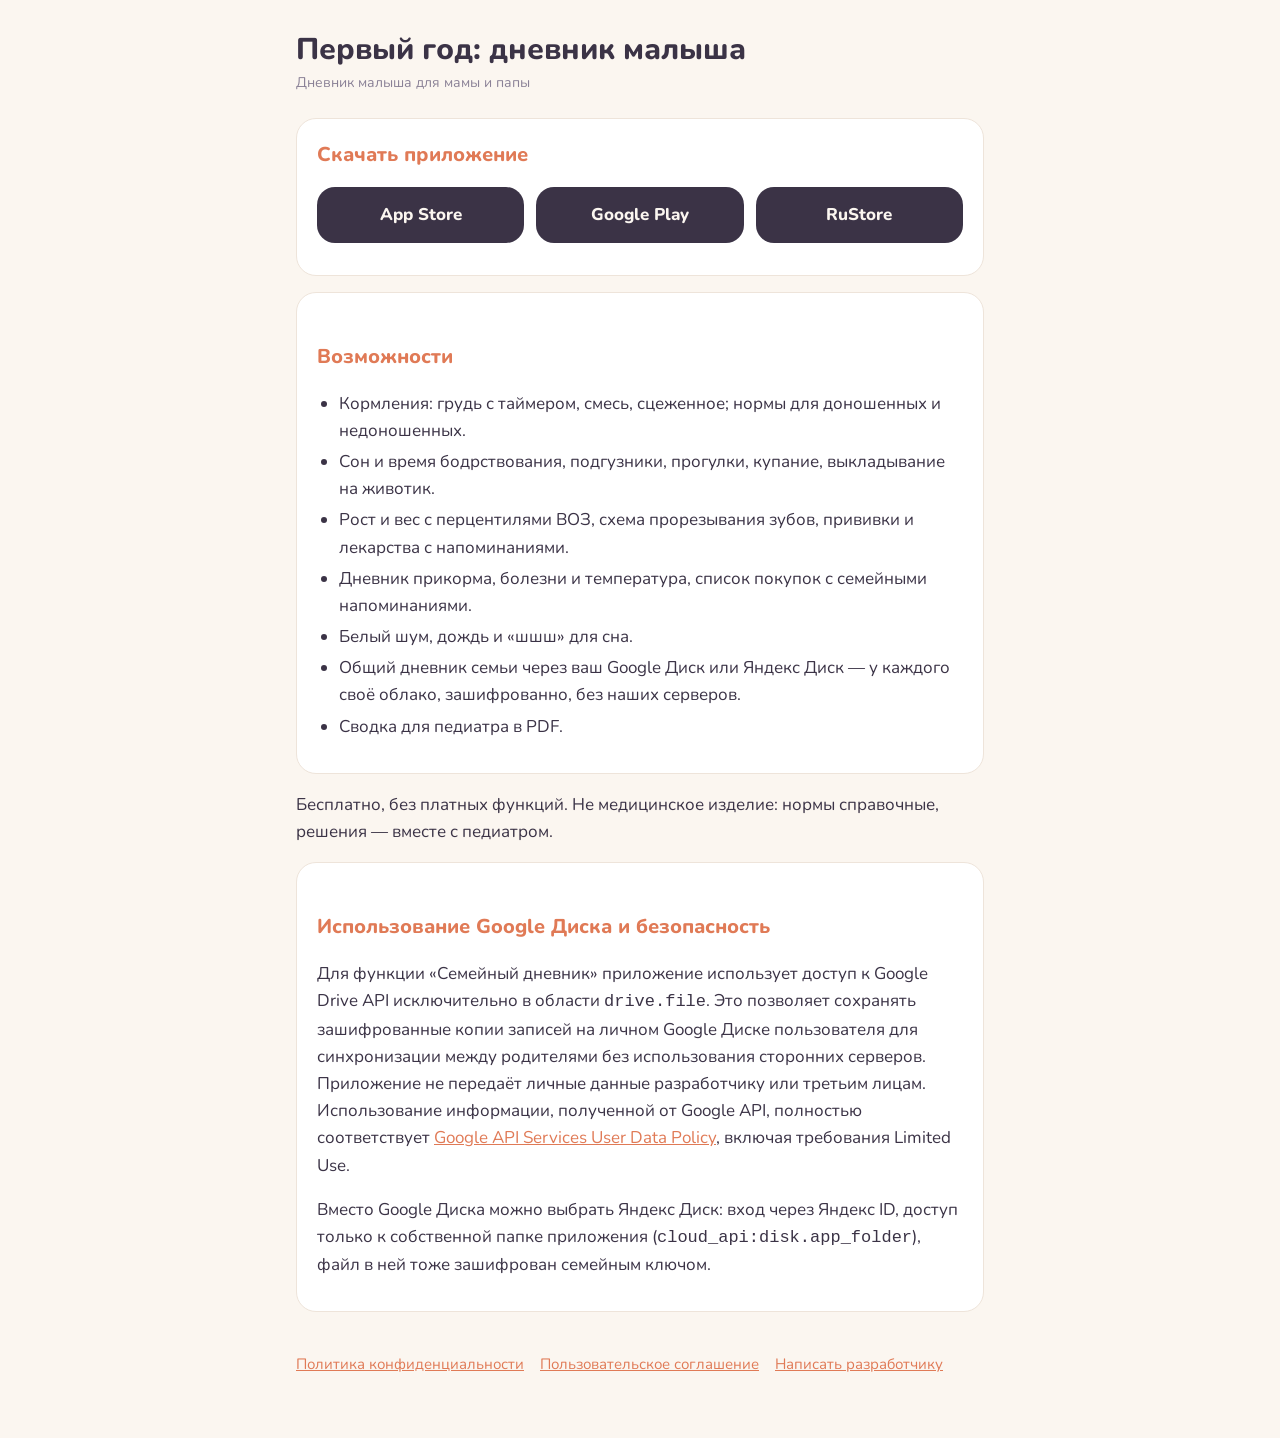
<file: index.html>
<!doctype html>
<html lang="ru">
<head>
<meta charset="utf-8">
<meta name="viewport" content="width=device-width, initial-scale=1">
<title>Первый год: дневник малыша — официальный сайт</title>
<meta name="description" content="Кормления, сон, подгузники и рост малыша. Общий дневник для мамы и папы без регистрации и серверов.">
<meta name="google-site-verification" content="vR8bD6rFGTOWXB5edoFvq4CKk7wawj47dbbazmVTZXE" />
<link rel="preconnect" href="https://fonts.googleapis.com">
<link href="https://fonts.googleapis.com/css2?family=Nunito:wght@400;700;800&display=swap" rel="stylesheet">
<link rel="stylesheet" href="style.css">
</head>
<body>
<main>
<h1>Первый год: дневник малыша</h1>
<p class="date">Дневник малыша для мамы и папы</p>

<div class="card">
<h2 style="margin-top: 4px;">Скачать приложение</h2>
<div class="btn-group">
<a class="btn primary" href="https://apps.apple.com/app/id6823520055">App Store</a>
<a class="btn primary" href="https://play.google.com/store/apps/details?id=ru.perviigod.pervii_god">Google Play</a>
<a class="btn primary" href="https://www.rustore.ru/catalog/app/ru.perviigod.pervii_god">RuStore</a>
</div>
</div>

<div class="card">
<h2>Возможности</h2>
<ul>
<li>Кормления: грудь с таймером, смесь, сцеженное; нормы для доношенных
и недоношенных.</li>
<li>Сон и время бодрствования, подгузники, прогулки, купание, выкладывание
на животик.</li>
<li>Рост и вес с перцентилями ВОЗ, схема прорезывания зубов, прививки и лекарства с напоминаниями.</li>
<li>Дневник прикорма, болезни и температура, список покупок с семейными напоминаниями.</li>
<li>Белый шум, дождь и «шшш» для сна.</li>
<li>Общий дневник семьи через ваш Google Диск или Яндекс Диск — у каждого
своё облако, зашифрованно, без наших серверов.</li>
<li>Сводка для педиатра в PDF.</li>
</ul>
</div>

<p>Бесплатно, без платных функций. Не медицинское изделие: нормы
справочные, решения — вместе с педиатром.</p>

<div class="card">
<h2>Использование Google Диска и безопасность</h2>
<p>Для функции «Семейный дневник» приложение использует доступ к Google Drive API исключительно в области <code>drive.file</code>. Это позволяет сохранять зашифрованные копии записей на личном Google Диске пользователя для синхронизации между родителями без использования сторонних серверов. Приложение не передаёт личные данные разработчику или третьим лицам. Использование информации, полученной от Google API, полностью соответствует <a href="https://developers.google.com/terms/api-services-user-data-policy" target="_blank" rel="noopener">Google API Services User Data Policy</a>, включая требования Limited Use.</p>
<p>Вместо Google Диска можно выбрать Яндекс Диск: вход через Яндекс ID,
доступ только к собственной папке приложения (<code>cloud_api:disk.app_folder</code>),
файл в ней тоже зашифрован семейным ключом.</p>
</div>

<nav>
<a href="privacy.html">Политика конфиденциальности</a>
<a href="terms.html">Пользовательское соглашение</a>
<a href="mailto:fadupishme@yandex.ru">Написать разработчику</a>
</nav>
</main>
</body>
</html>
</file>
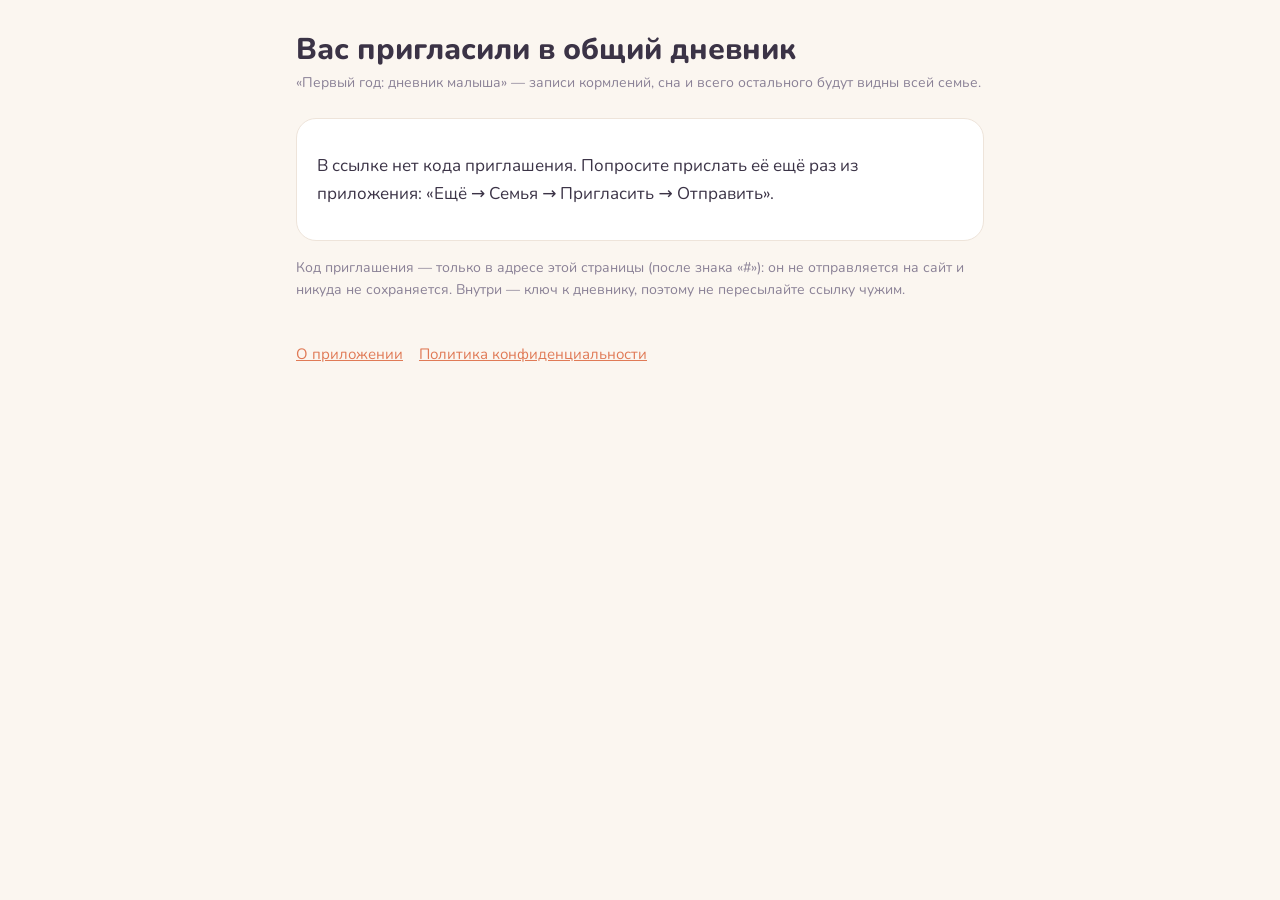
<file: join.html>
<!doctype html>
<html lang="ru">
<head>
<meta charset="utf-8">
<meta name="viewport" content="width=device-width, initial-scale=1">
<meta name="robots" content="noindex">
<title>Приглашение в общий дневник — Первый год</title>
<link rel="preconnect" href="https://fonts.googleapis.com">
<link href="https://fonts.googleapis.com/css2?family=Nunito:wght@400;700;800&display=swap" rel="stylesheet">
<link rel="stylesheet" href="style.css">
<style>
  .btn {
    display: block; width: 100%; box-sizing: border-box; text-align: center;
    padding: 16px; border-radius: 18px; font: inherit; font-weight: 800;
    text-decoration: none; border: 0; cursor: pointer; margin: 10px 0;
  }
  .primary { background: var(--ink); color: var(--bg); }
  .secondary { background: var(--card); color: var(--ink); border: 1px solid var(--line); }
  ol li { margin: 8px 0; }
  #done { color: var(--accent); font-weight: 700; min-height: 1.6em; }
</style>
</head>
<body>
<main>
<h1>Вас пригласили в общий дневник</h1>
<p class="date">«Первый год: дневник малыша» — записи кормлений, сна и всего остального будут видны всей семье.</p>

<div class="card" id="has-code">
<ol>
<li>Установите приложение «Первый год» (если его ещё нет).</li>
<li>Вернитесь к сообщению и снова нажмите на ссылку — приложение откроется
и предложит присоединиться.</li>
<li>Если не открылось само: скопируйте код, в приложении откройте
«Ещё → Семья → Присоединиться → Вставить код».</li>
</ol>
<a class="btn primary" href="https://apps.apple.com/app/id6823520055">Установить из App Store</a>
<a class="btn primary" href="https://play.google.com/store/apps/details?id=ru.perviigod.pervii_god">Установить из Google Play</a>
<a class="btn primary" href="https://www.rustore.ru/catalog/app/ru.perviigod.pervii_god">Установить из RuStore</a>
<button class="btn secondary" id="copy">Скопировать код</button>
<p id="done"></p>
</div>

<div class="card" id="no-code" hidden>
<p>В ссылке нет кода приглашения. Попросите прислать её ещё раз из
приложения: «Ещё → Семья → Пригласить → Отправить».</p>
</div>

<p style="font-size:14px;color:var(--muted)">Код приглашения — только в адресе
этой страницы (после знака «#»): он не отправляется на сайт и никуда не
сохраняется. Внутри — ключ к дневнику, поэтому не пересылайте ссылку чужим.</p>

<nav><a href="index.html">О приложении</a><a href="privacy.html">Политика конфиденциальности</a></nav>
</main>
<script>
  var code = decodeURIComponent(location.hash.slice(1));
  if (!/^PG1[IR]:/.test(code)) {
    document.getElementById('has-code').hidden = true;
    document.getElementById('no-code').hidden = false;
  }
  document.getElementById('copy').onclick = function () {
    var done = document.getElementById('done');
    var ok = function () { done.textContent = 'Код скопирован — вставьте его в приложении.'; };
    if (navigator.clipboard) {
      navigator.clipboard.writeText(code).then(ok, function () { prompt('Скопируйте код:', code); });
    } else {
      prompt('Скопируйте код:', code);
    }
  };
</script>
</body>
</html>
</file>
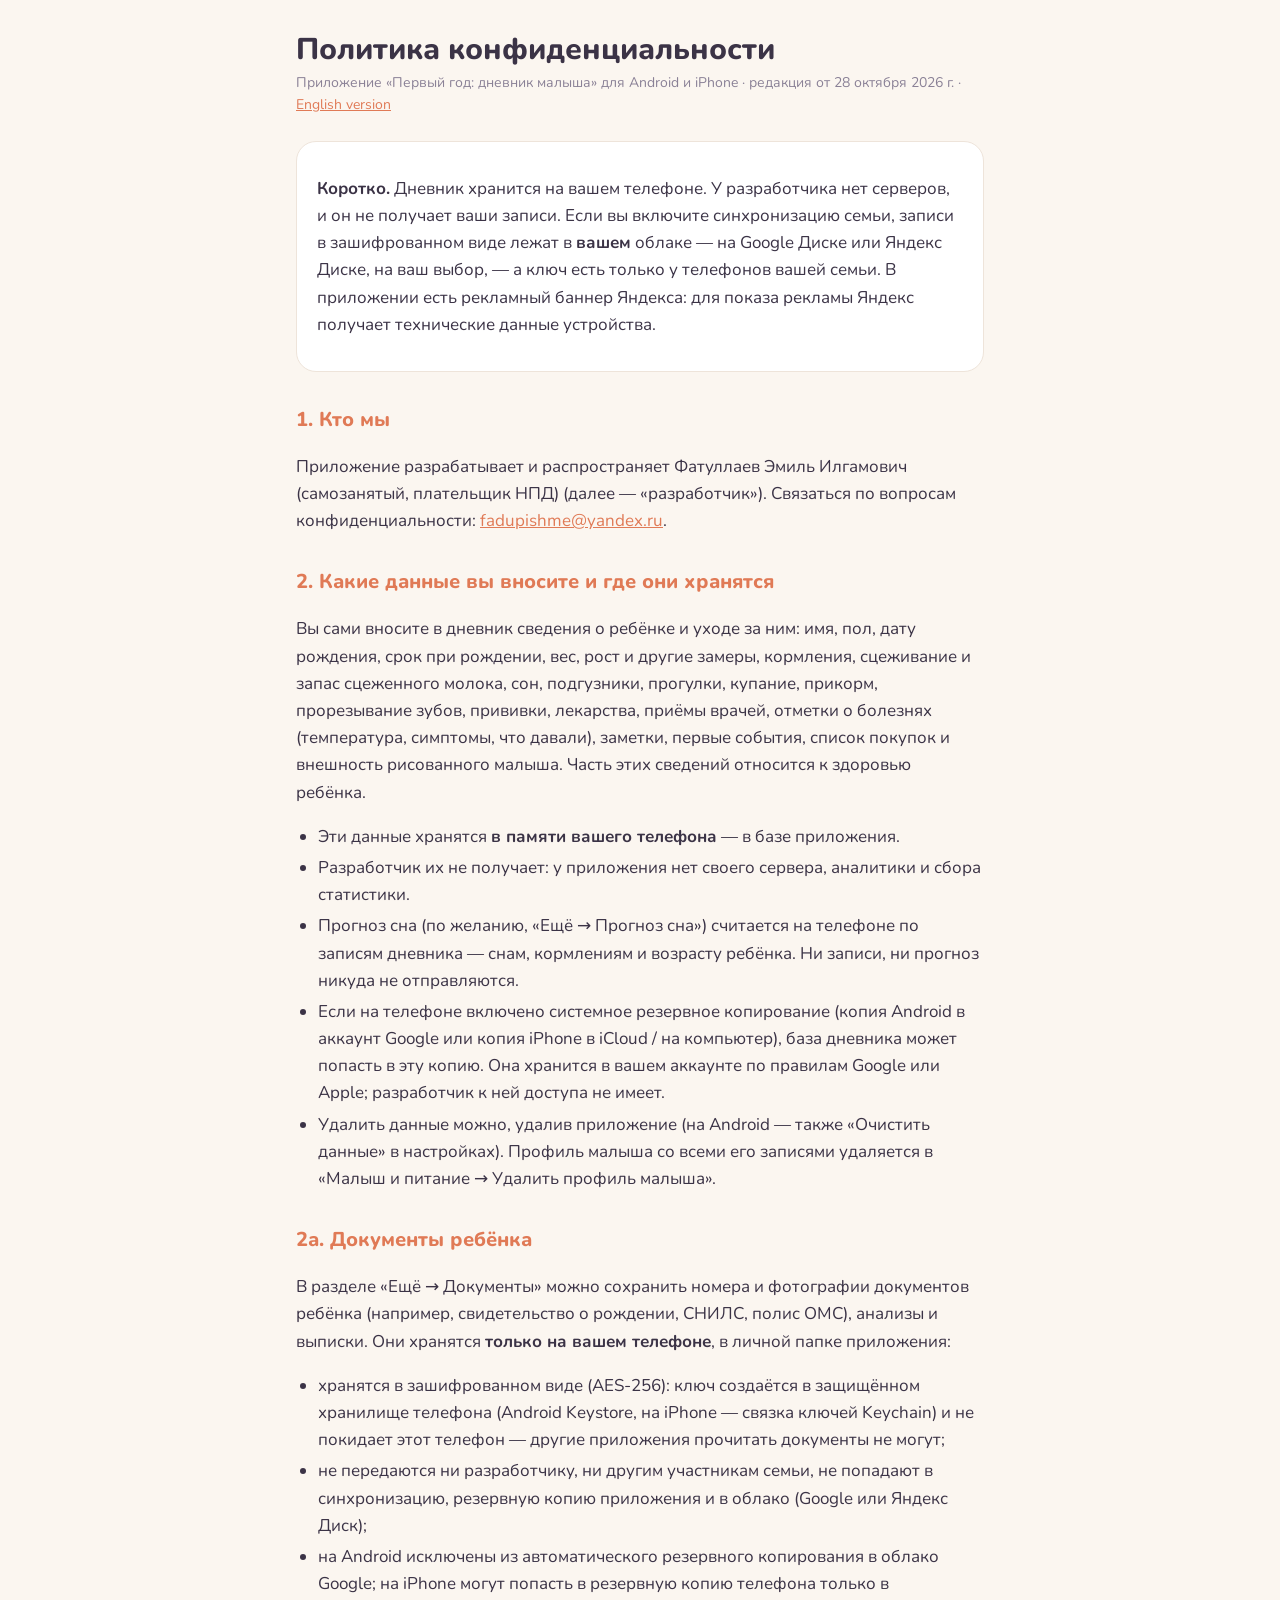
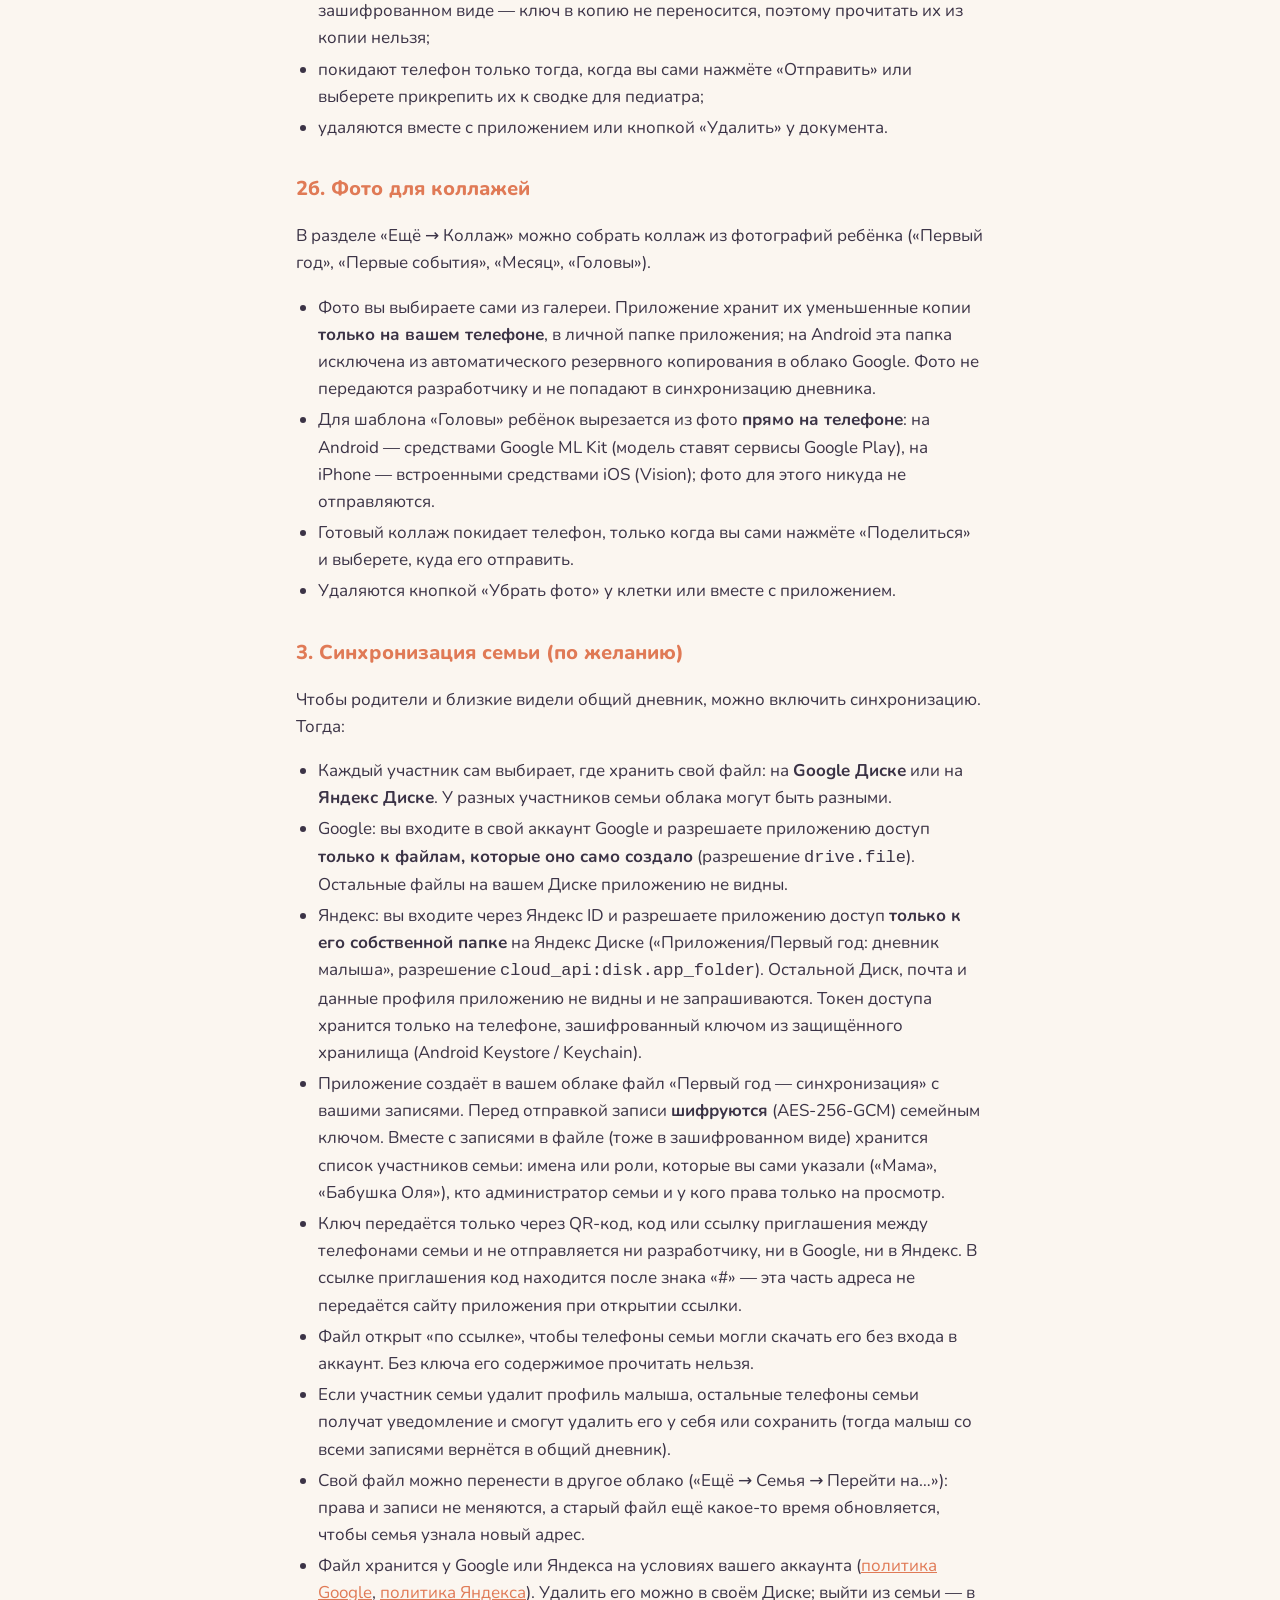
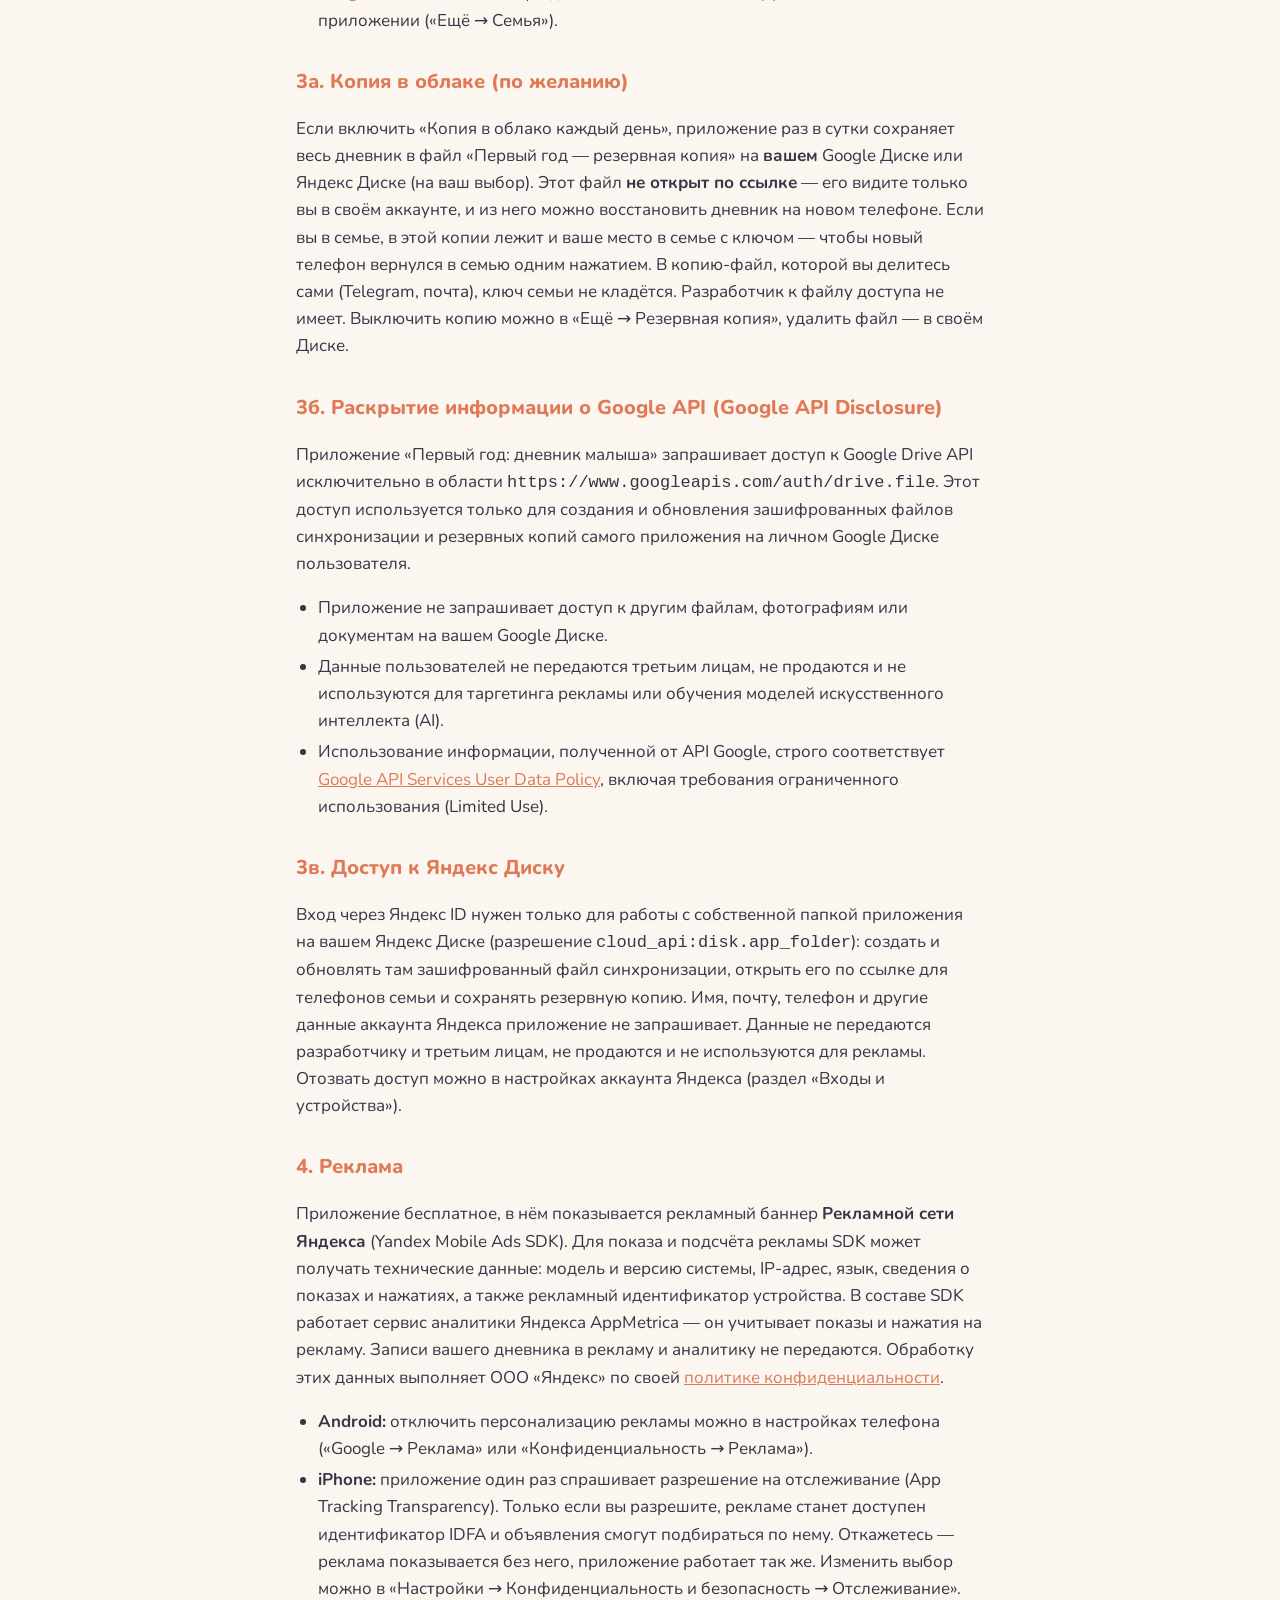
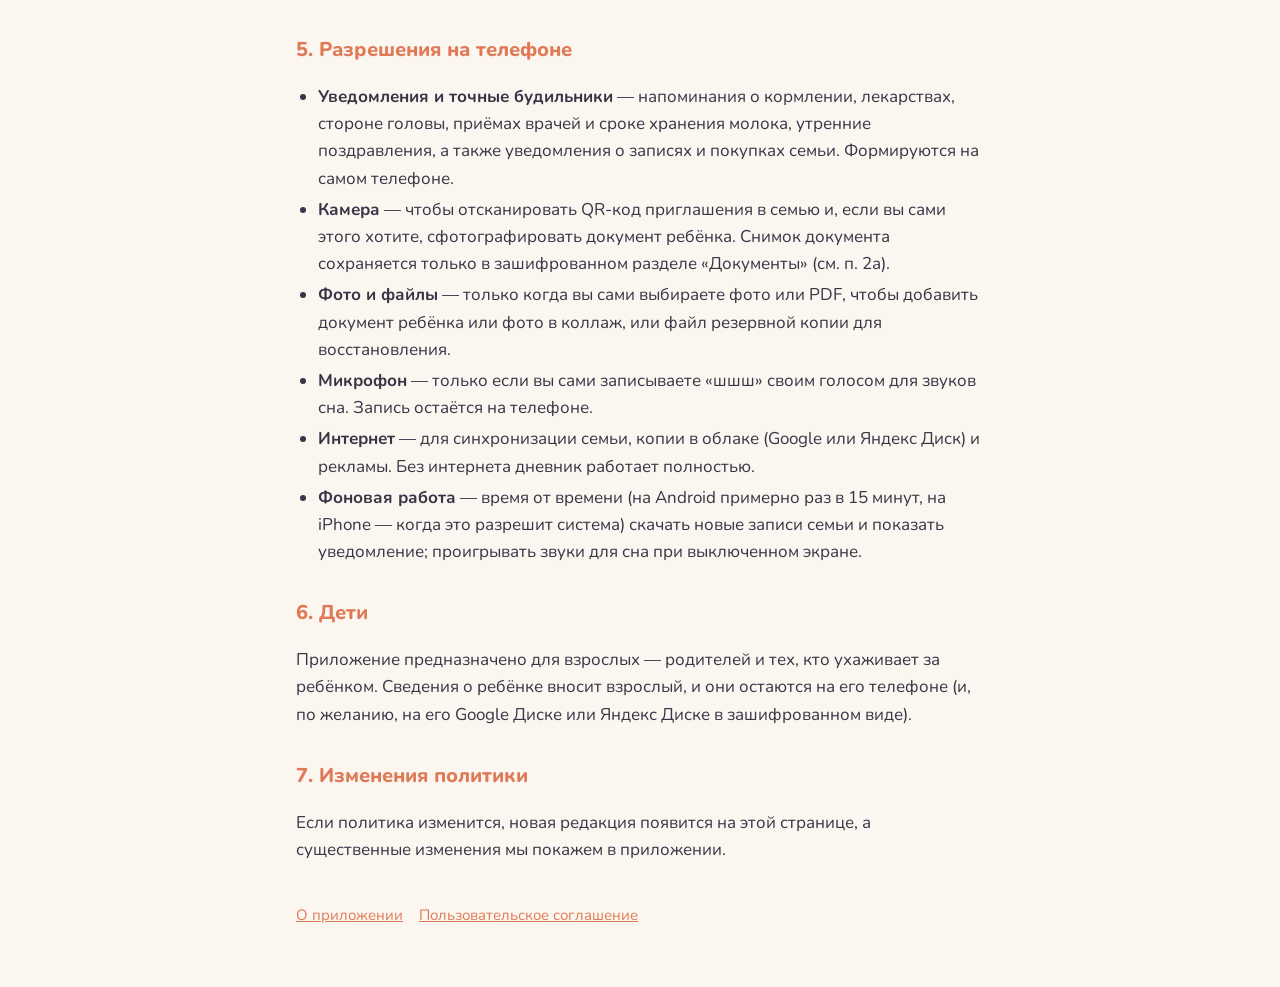
<file: privacy.html>
<!doctype html>
<html lang="ru">
<head>
<meta charset="utf-8">
<meta name="viewport" content="width=device-width, initial-scale=1">
<title>Политика конфиденциальности — Первый год: дневник малыша</title>
<link rel="preconnect" href="https://fonts.googleapis.com">
<link href="https://fonts.googleapis.com/css2?family=Nunito:wght@400;700;800&display=swap" rel="stylesheet">
<link rel="stylesheet" href="style.css">
</head>
<body>
<main>
<h1>Политика конфиденциальности</h1>
<p class="date">Приложение «Первый год: дневник малыша» для Android и iPhone · редакция от 28 октября 2026 г. · <a href="privacy_en.html">English version</a></p>

<div class="card">
<p><b>Коротко.</b> Дневник хранится на вашем телефоне. У разработчика нет серверов,
и он не получает ваши записи. Если вы включите синхронизацию семьи, записи
в зашифрованном виде лежат в <b>вашем</b> облаке — на Google Диске или
Яндекс Диске, на ваш выбор, — а ключ есть только у телефонов вашей семьи. В приложении есть рекламный баннер Яндекса: для
показа рекламы Яндекс получает технические данные устройства.</p>
</div>

<h2>1. Кто мы</h2>
<p>Приложение разрабатывает и распространяет Фатуллаев Эмиль Илгамович (самозанятый, плательщик НПД) (далее — «разработчик»).
Связаться по вопросам конфиденциальности: <a href="mailto:fadupishme@yandex.ru">fadupishme@yandex.ru</a>.</p>

<h2>2. Какие данные вы вносите и где они хранятся</h2>
<p>Вы сами вносите в дневник сведения о ребёнке и уходе за ним: имя, пол, дату
рождения, срок при рождении, вес, рост и другие замеры, кормления, сцеживание
и запас сцеженного молока, сон, подгузники, прогулки, купание, прикорм,
прорезывание зубов, прививки, лекарства, приёмы врачей, отметки о болезнях
(температура, симптомы, что давали), заметки, первые события, список покупок
и внешность рисованного малыша. Часть этих сведений относится к здоровью
ребёнка.</p>
<ul>
<li>Эти данные хранятся <b>в памяти вашего телефона</b> — в базе
приложения.</li>
<li>Разработчик их не получает: у приложения нет своего сервера, аналитики
и сбора статистики.</li>
<li>Прогноз сна (по желанию, «Ещё → Прогноз сна») считается на телефоне по
записям дневника — снам, кормлениям и возрасту ребёнка. Ни записи, ни
прогноз никуда не отправляются.</li>
<li>Если на телефоне включено системное резервное копирование (копия Android
в аккаунт Google или копия iPhone в iCloud / на компьютер), база дневника
может попасть в эту копию. Она хранится в вашем аккаунте по правилам Google
или Apple; разработчик к ней доступа не имеет.</li>
<li>Удалить данные можно, удалив приложение (на Android — также «Очистить
данные» в настройках). Профиль малыша со всеми его записями удаляется в
«Малыш и питание → Удалить профиль малыша».</li>
</ul>

<h2>2а. Документы ребёнка</h2>
<p>В разделе «Ещё → Документы» можно сохранить номера и фотографии
документов ребёнка (например, свидетельство о рождении, СНИЛС, полис ОМС),
анализы и выписки. Они хранятся <b>только на вашем телефоне</b>, в личной
папке приложения:</p>
<ul>
<li>хранятся в зашифрованном виде (AES-256): ключ создаётся в защищённом
хранилище телефона (Android Keystore, на iPhone — связка ключей Keychain)
и не покидает этот телефон — другие приложения прочитать документы не
могут;</li>
<li>не передаются ни разработчику, ни другим участникам семьи, не попадают
в синхронизацию, резервную копию приложения и в облако (Google или Яндекс Диск);</li>
<li>на Android исключены из автоматического резервного копирования в облако
Google; на iPhone могут попасть в резервную копию телефона только
в зашифрованном виде — ключ в копию не переносится, поэтому прочитать их
из копии нельзя;</li>
<li>покидают телефон только тогда, когда вы сами нажмёте «Отправить» или выберете прикрепить их к сводке для педиатра;</li>
<li>удаляются вместе с приложением или кнопкой «Удалить» у документа.</li>
</ul>

<h2>2б. Фото для коллажей</h2>
<p>В разделе «Ещё → Коллаж» можно собрать коллаж из фотографий ребёнка
(«Первый год», «Первые события», «Месяц», «Головы»).</p>
<ul>
<li>Фото вы выбираете сами из галереи. Приложение хранит их уменьшенные копии
<b>только на вашем телефоне</b>, в личной папке приложения; на Android эта
папка исключена из автоматического резервного копирования в облако Google.
Фото не передаются разработчику и не попадают в синхронизацию дневника.</li>
<li>Для шаблона «Головы» ребёнок вырезается из фото <b>прямо на
телефоне</b>: на Android — средствами Google ML Kit (модель ставят сервисы
Google Play), на iPhone — встроенными средствами iOS (Vision); фото для
этого никуда не отправляются.</li>
<li>Готовый коллаж покидает телефон, только когда вы сами нажмёте
«Поделиться» и выберете, куда его отправить.</li>
<li>Удаляются кнопкой «Убрать фото» у клетки или вместе с приложением.</li>
</ul>

<h2>3. Синхронизация семьи (по желанию)</h2>
<p>Чтобы родители и близкие видели общий дневник, можно включить
синхронизацию. Тогда:</p>
<ul>
<li>Каждый участник сам выбирает, где хранить свой файл: на <b>Google Диске</b>
или на <b>Яндекс Диске</b>. У разных участников семьи облака могут быть
разными.</li>
<li>Google: вы входите в свой аккаунт Google и разрешаете приложению доступ
<b>только к файлам, которые оно само создало</b> (разрешение
<code>drive.file</code>). Остальные файлы на вашем Диске приложению не видны.</li>
<li>Яндекс: вы входите через Яндекс ID и разрешаете приложению доступ
<b>только к его собственной папке</b> на Яндекс Диске («Приложения/Первый
год: дневник малыша», разрешение <code>cloud_api:disk.app_folder</code>).
Остальной Диск, почта и данные профиля приложению не видны и не
запрашиваются. Токен доступа хранится только на телефоне, зашифрованный
ключом из защищённого хранилища (Android Keystore / Keychain).</li>
<li>Приложение создаёт в вашем облаке файл «Первый год — синхронизация»
с вашими записями. Перед отправкой записи <b>шифруются</b> (AES-256-GCM)
семейным ключом. Вместе с записями в файле (тоже в зашифрованном виде)
хранится список участников семьи: имена или роли, которые вы сами
указали («Мама», «Бабушка Оля»), кто администратор семьи и у кого права
только на просмотр.</li>
<li>Ключ передаётся только через QR-код, код или ссылку приглашения между
телефонами семьи и не отправляется ни разработчику, ни в Google, ни в Яндекс. В ссылке
приглашения код находится после знака «#» — эта часть адреса не
передаётся сайту приложения при открытии ссылки.</li>
<li>Файл открыт «по ссылке», чтобы телефоны семьи могли скачать его без
входа в аккаунт. Без ключа его содержимое прочитать нельзя.</li>
<li>Если участник семьи удалит профиль малыша, остальные телефоны семьи
получат уведомление и смогут удалить его у себя или сохранить
(тогда малыш со всеми записями вернётся в общий дневник).</li>
<li>Свой файл можно перенести в другое облако («Ещё → Семья → Перейти
на…»): права и записи не меняются, а старый файл ещё какое-то время
обновляется, чтобы семья узнала новый адрес.</li>
<li>Файл хранится у Google или Яндекса на условиях вашего аккаунта
(<a href="https://policies.google.com/privacy?hl=ru">политика Google</a>,
<a href="https://yandex.ru/legal/confidential/">политика Яндекса</a>).
Удалить его можно в своём Диске; выйти из семьи — в приложении
(«Ещё → Семья»).</li>
</ul>

<h2>3а. Копия в облаке (по желанию)</h2>
<p>Если включить «Копия в облако каждый день», приложение раз в сутки
сохраняет весь дневник в файл «Первый год — резервная копия» на
<b>вашем</b> Google Диске или Яндекс Диске (на ваш выбор). Этот файл <b>не открыт по ссылке</b> — его видите
только вы в своём аккаунте, и из него можно восстановить дневник на новом
телефоне. Если вы в семье, в этой копии лежит и ваше место в семье
с ключом — чтобы новый телефон
вернулся в семью одним нажатием. В копию-файл, которой вы делитесь сами
(Telegram, почта), ключ семьи не кладётся. Разработчик к файлу доступа не имеет. Выключить копию можно в
«Ещё → Резервная копия», удалить файл — в своём Диске.</p>

<h2>3б. Раскрытие информации о Google API (Google API Disclosure)</h2>
<p>Приложение «Первый год: дневник малыша» запрашивает доступ к Google Drive API исключительно в области <code>https://www.googleapis.com/auth/drive.file</code>. Этот доступ используется только для создания и обновления зашифрованных файлов синхронизации и резервных копий самого приложения на личном Google Диске пользователя.</p>
<ul>
<li>Приложение не запрашивает доступ к другим файлам, фотографиям или документам на вашем Google Диске.</li>
<li>Данные пользователей не передаются третьим лицам, не продаются и не используются для таргетинга рекламы или обучения моделей искусственного интеллекта (AI).</li>
<li>Использование информации, полученной от API Google, строго соответствует <a href="https://developers.google.com/terms/api-services-user-data-policy" target="_blank" rel="noopener">Google API Services User Data Policy</a>, включая требования ограниченного использования (Limited Use).</li>
</ul>

<h2>3в. Доступ к Яндекс Диску</h2>
<p>Вход через Яндекс ID нужен только для работы с собственной папкой
приложения на вашем Яндекс Диске (разрешение
<code>cloud_api:disk.app_folder</code>): создать и обновлять там
зашифрованный файл синхронизации, открыть его по ссылке для телефонов
семьи и сохранять резервную копию. Имя, почту, телефон и другие данные
аккаунта Яндекса приложение не запрашивает. Данные не передаются
разработчику и третьим лицам, не продаются и не используются для рекламы.
Отозвать доступ можно в настройках аккаунта Яндекса (раздел «Входы
и устройства»).</p>

<h2>4. Реклама</h2>
<p>Приложение бесплатное, в нём показывается рекламный баннер
<b>Рекламной сети Яндекса</b> (Yandex Mobile Ads SDK). Для показа и подсчёта
рекламы SDK может получать технические данные: модель и версию системы,
IP-адрес, язык, сведения о показах и нажатиях, а также рекламный
идентификатор устройства. В составе SDK работает сервис аналитики Яндекса
AppMetrica — он учитывает показы и нажатия на рекламу. Записи вашего дневника
в рекламу и аналитику не передаются. Обработку этих данных выполняет
ООО «Яндекс» по своей
<a href="https://yandex.ru/legal/confidential/">политике конфиденциальности</a>.</p>
<ul>
<li><b>Android:</b> отключить персонализацию рекламы можно в настройках
телефона («Google → Реклама» или «Конфиденциальность → Реклама»).</li>
<li><b>iPhone:</b> приложение один раз спрашивает разрешение на
отслеживание (App Tracking Transparency). Только если вы разрешите, рекламе
станет доступен идентификатор IDFA и объявления смогут подбираться по нему.
Откажетесь — реклама показывается без него, приложение работает так же.
Изменить выбор можно в «Настройки → Конфиденциальность и безопасность →
Отслеживание».</li>
</ul>

<h2>5. Разрешения на телефоне</h2>
<ul>
<li><b>Уведомления и точные будильники</b> — напоминания о кормлении,
лекарствах, стороне головы, приёмах врачей и сроке хранения молока,
утренние поздравления, а также уведомления о записях и покупках семьи.
Формируются на самом телефоне.</li>
<li><b>Камера</b> — чтобы отсканировать QR-код приглашения в семью и,
если вы сами этого хотите, сфотографировать документ ребёнка. Снимок
документа сохраняется только в зашифрованном разделе «Документы»
(см. п. 2а).</li>
<li><b>Фото и файлы</b> — только когда вы сами выбираете фото или PDF,
чтобы добавить документ ребёнка или фото в коллаж, или файл резервной
копии для восстановления.</li>
<li><b>Микрофон</b> — только если вы сами записываете «шшш» своим голосом для
звуков сна. Запись остаётся на телефоне.</li>
<li><b>Интернет</b> — для синхронизации семьи, копии в облаке (Google или
Яндекс Диск) и рекламы. Без интернета дневник работает полностью.</li>
<li><b>Фоновая работа</b> — время от времени (на Android примерно раз
в 15 минут, на iPhone — когда это разрешит система) скачать новые записи
семьи и показать уведомление; проигрывать звуки для сна при выключенном
экране.</li>
</ul>

<h2>6. Дети</h2>
<p>Приложение предназначено для взрослых — родителей и тех, кто ухаживает
за ребёнком. Сведения о ребёнке вносит взрослый, и они остаются на его
телефоне (и, по желанию, на его Google Диске или Яндекс Диске
в зашифрованном виде).</p>

<h2>7. Изменения политики</h2>
<p>Если политика изменится, новая редакция появится на этой странице,
а существенные изменения мы покажем в приложении.</p>

<nav><a href="index.html">О приложении</a><a href="terms.html">Пользовательское соглашение</a></nav>
</main>
</body>
</html>
</file>
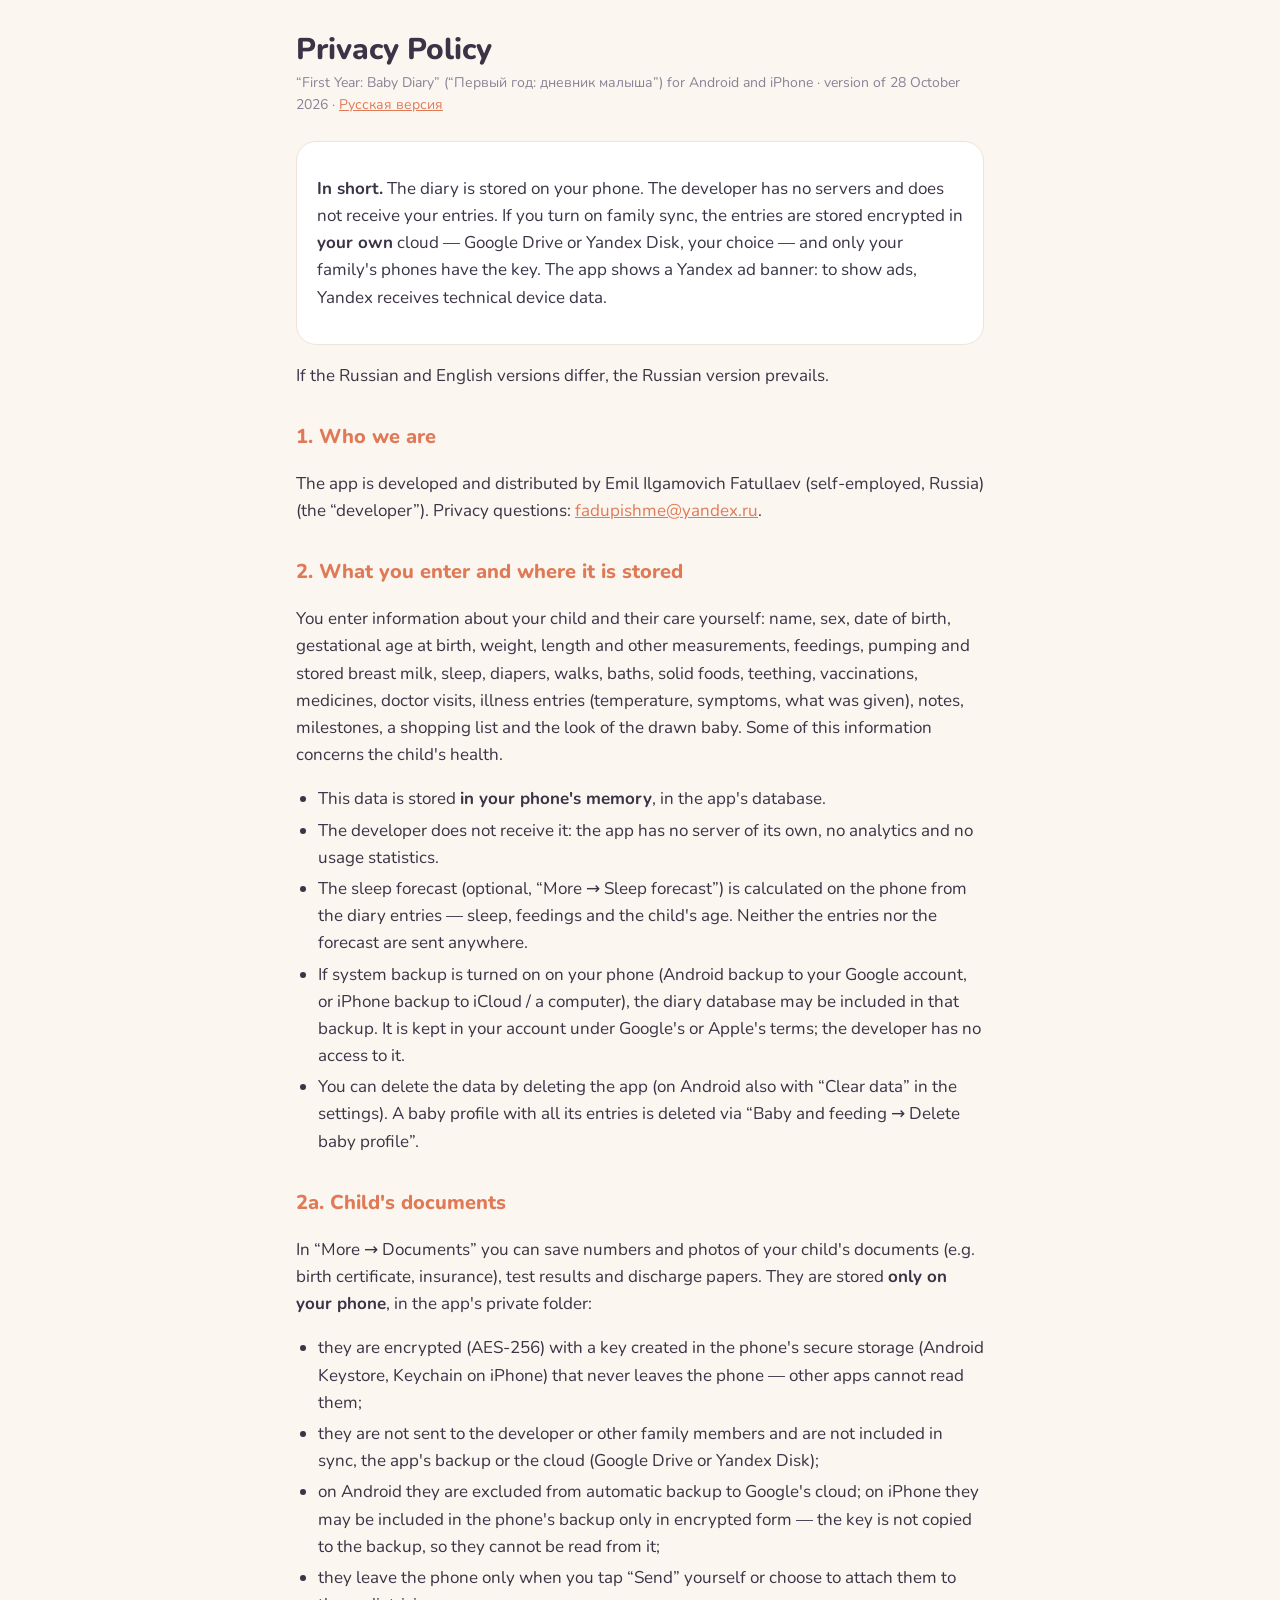
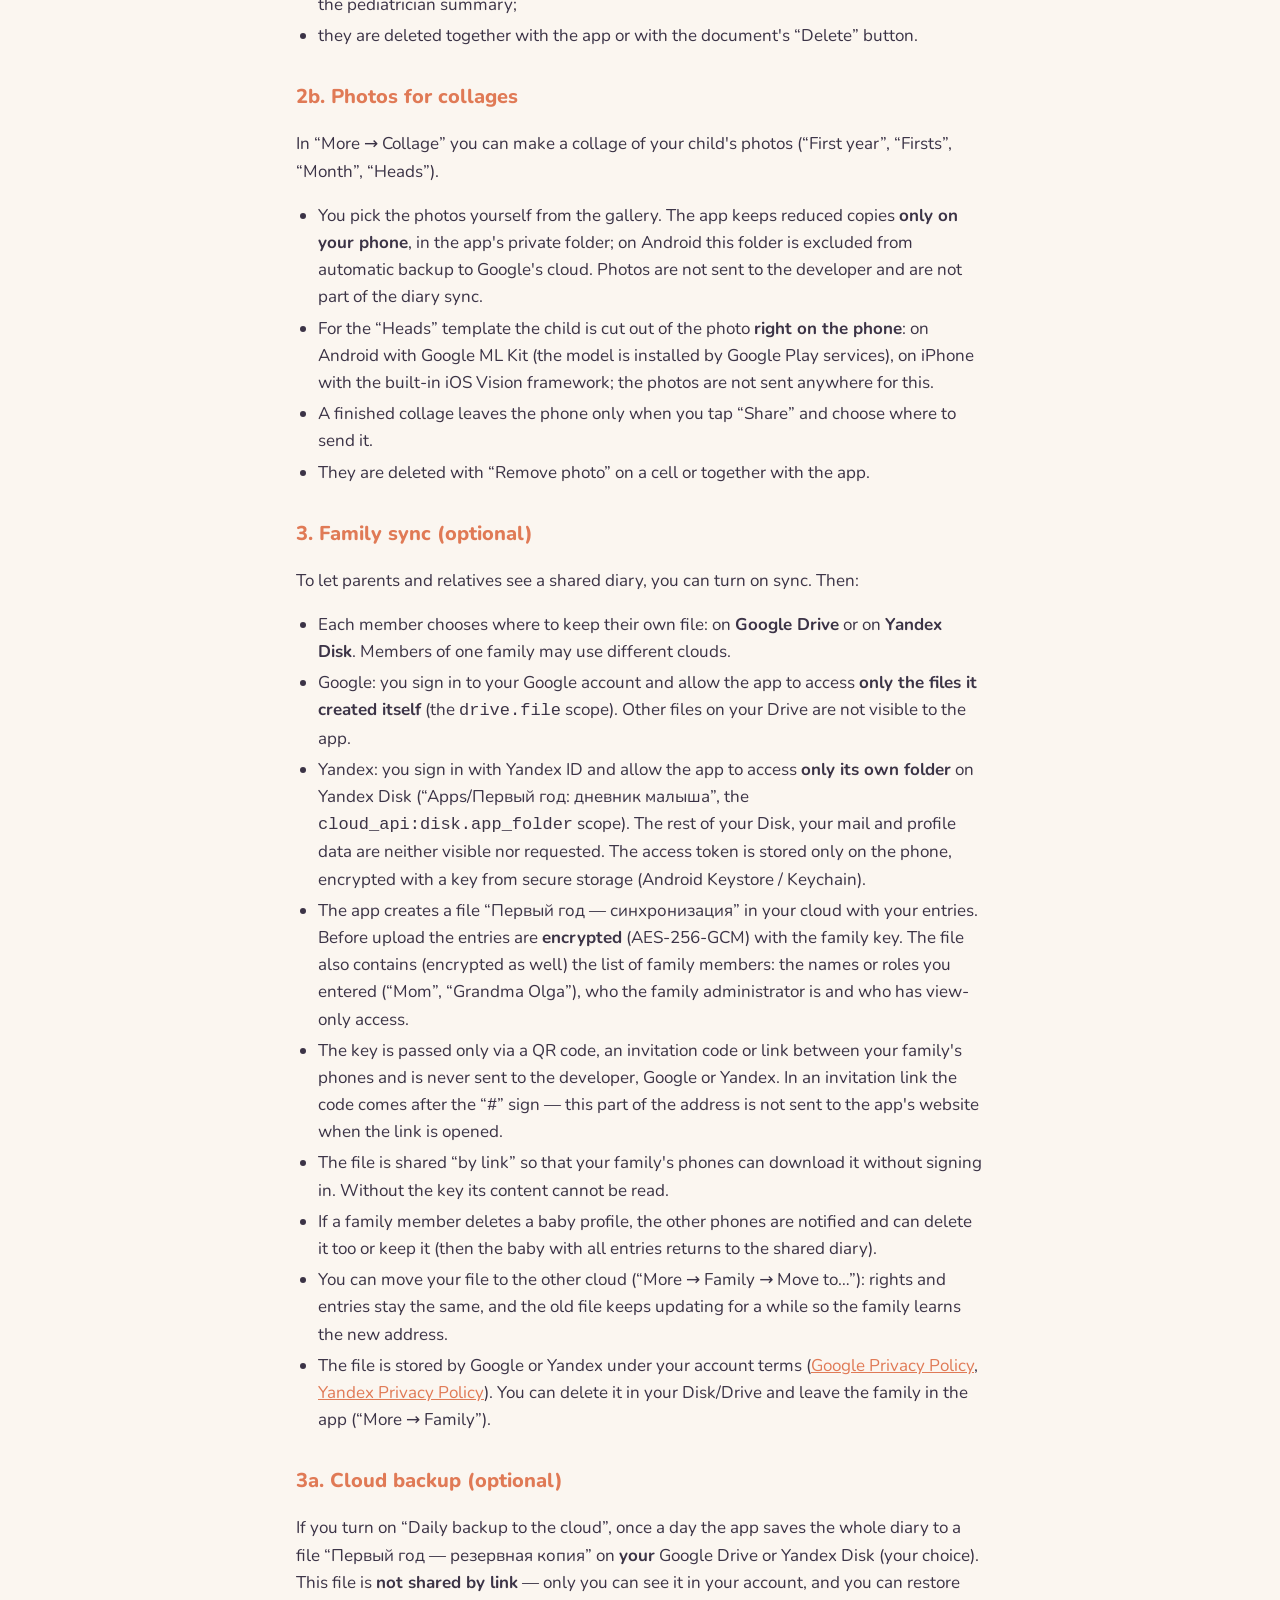
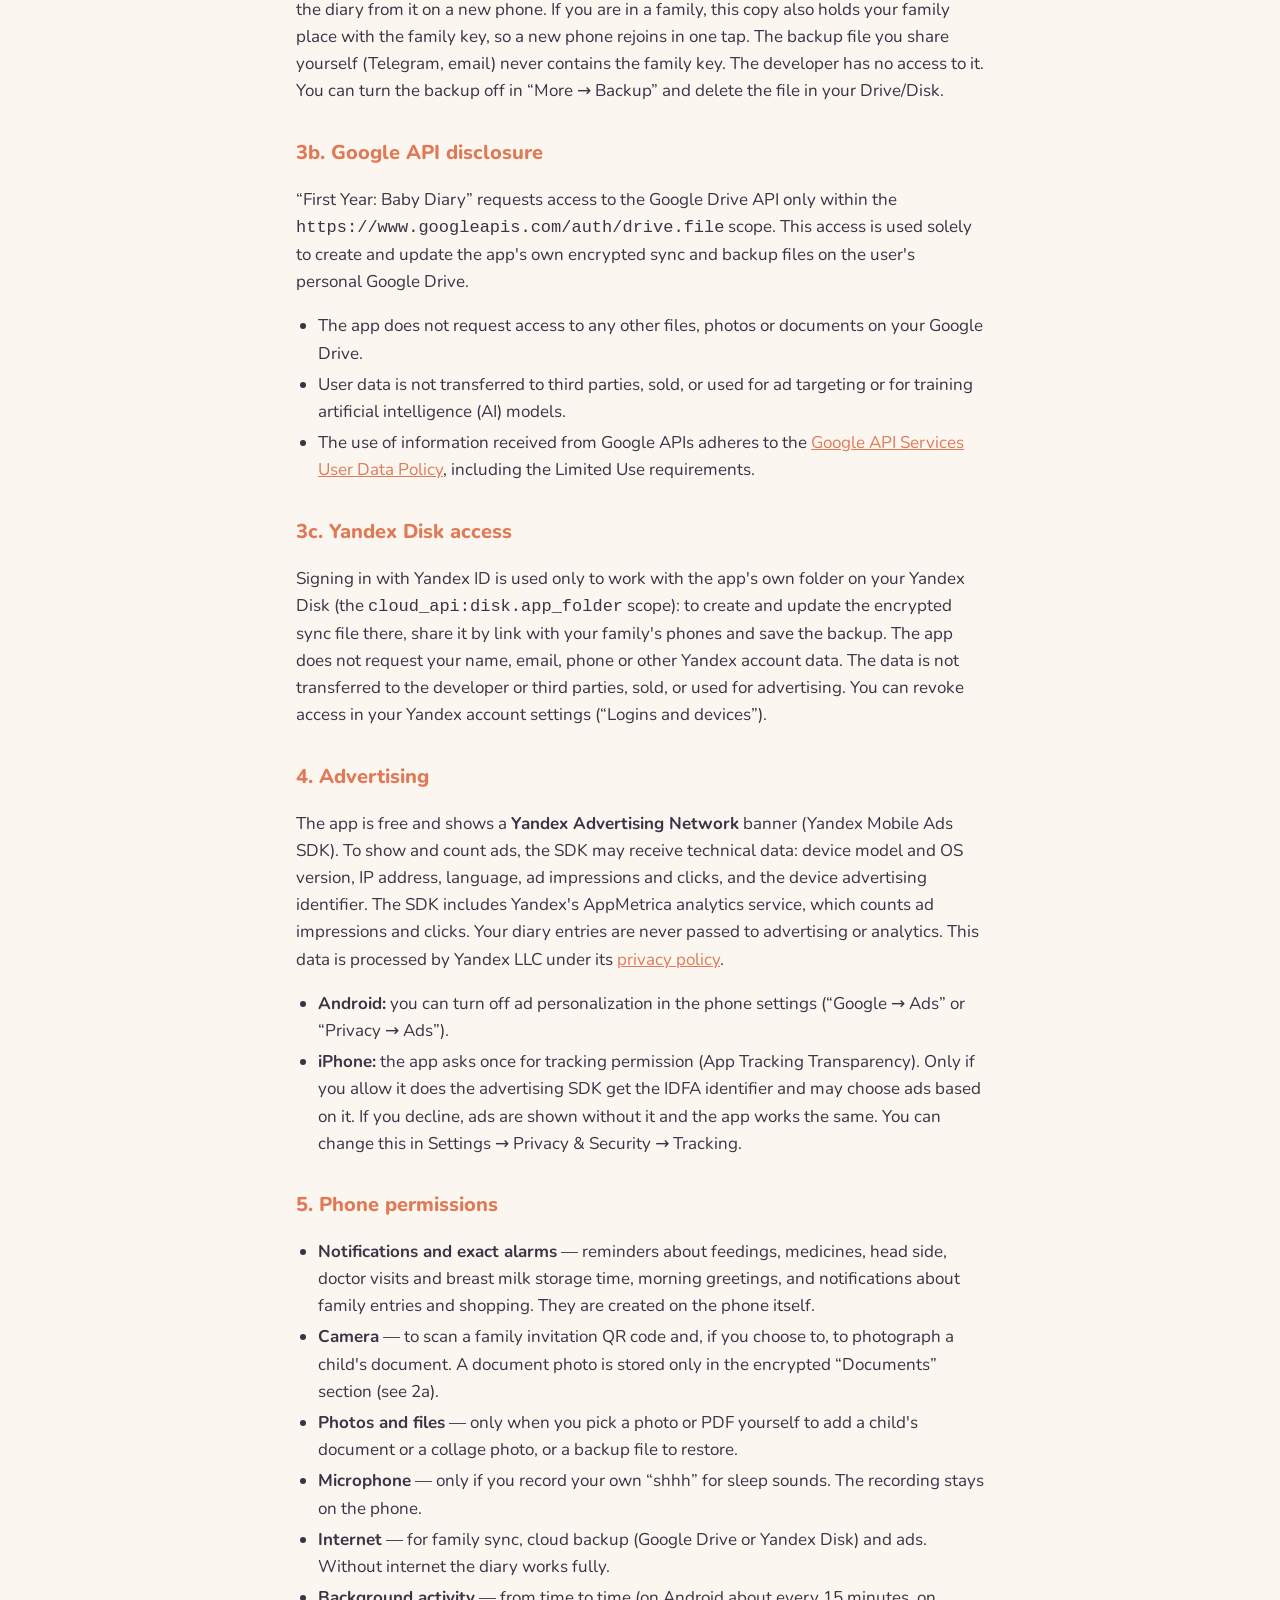
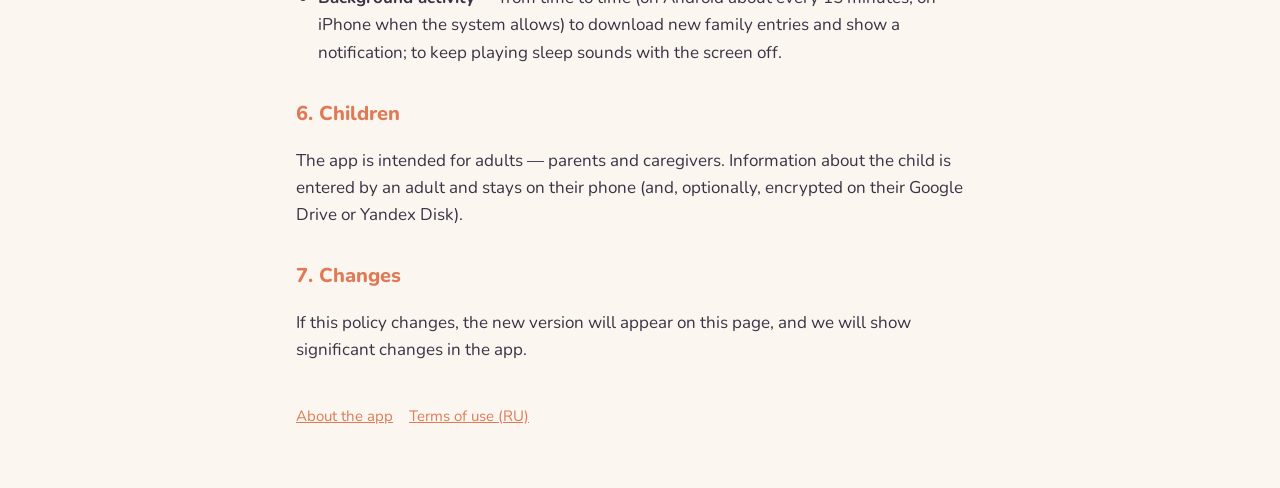
<file: privacy_en.html>
<!doctype html>
<html lang="en">
<head>
<meta charset="utf-8">
<meta name="viewport" content="width=device-width, initial-scale=1">
<title>Privacy Policy — First Year: Baby Diary</title>
<link rel="preconnect" href="https://fonts.googleapis.com">
<link href="https://fonts.googleapis.com/css2?family=Nunito:wght@400;700;800&display=swap" rel="stylesheet">
<link rel="stylesheet" href="style.css">
</head>
<body>
<main>
<h1>Privacy Policy</h1>
<p class="date">“First Year: Baby Diary” (“Первый год: дневник малыша”) for Android and iPhone · version of 28 October 2026 · <a href="privacy.html">Русская версия</a></p>

<div class="card">
<p><b>In short.</b> The diary is stored on your phone. The developer has no
servers and does not receive your entries. If you turn on family sync, the
entries are stored encrypted in <b>your own</b> cloud — Google Drive or
Yandex Disk, your choice — and only your family's phones have the key. The app shows a Yandex ad banner: to show ads,
Yandex receives technical device data.</p>
</div>

<p>If the Russian and English versions differ, the Russian version prevails.</p>

<h2>1. Who we are</h2>
<p>The app is developed and distributed by Emil Ilgamovich Fatullaev
(self-employed, Russia) (the “developer”). Privacy questions:
<a href="mailto:fadupishme@yandex.ru">fadupishme@yandex.ru</a>.</p>

<h2>2. What you enter and where it is stored</h2>
<p>You enter information about your child and their care yourself: name, sex,
date of birth, gestational age at birth, weight, length and other
measurements, feedings, pumping and stored breast milk, sleep, diapers, walks,
baths, solid foods, teething, vaccinations, medicines, doctor visits, illness
entries (temperature, symptoms, what was given), notes, milestones, a shopping
list and the look of the drawn baby. Some of this information concerns the
child's health.</p>
<ul>
<li>This data is stored <b>in your phone's memory</b>, in the app's
database.</li>
<li>The developer does not receive it: the app has no server of its own,
no analytics and no usage statistics.</li>
<li>The sleep forecast (optional, “More → Sleep forecast”) is calculated on
the phone from the diary entries — sleep, feedings and the child's age.
Neither the entries nor the forecast are sent anywhere.</li>
<li>If system backup is turned on on your phone (Android backup to your
Google account, or iPhone backup to iCloud / a computer), the diary database
may be included in that backup. It is kept in your account under Google's or
Apple's terms; the developer has no access to it.</li>
<li>You can delete the data by deleting the app (on Android also with
“Clear data” in the settings). A baby profile with all its entries is deleted
via “Baby and feeding → Delete baby profile”.</li>
</ul>

<h2>2a. Child's documents</h2>
<p>In “More → Documents” you can save numbers and photos of your child's
documents (e.g. birth certificate, insurance), test results and discharge
papers. They are stored <b>only on your phone</b>, in the app's private
folder:</p>
<ul>
<li>they are encrypted (AES-256) with a key created in the phone's secure
storage (Android Keystore, Keychain on iPhone) that never leaves the phone —
other apps cannot read them;</li>
<li>they are not sent to the developer or other family members and are not
included in sync, the app's backup or the cloud (Google Drive or Yandex Disk);</li>
<li>on Android they are excluded from automatic backup to Google's cloud; on
iPhone they may be included in the phone's backup only in encrypted form —
the key is not copied to the backup, so they cannot be read from it;</li>
<li>they leave the phone only when you tap “Send” yourself or choose to attach them to the pediatrician summary;</li>
<li>they are deleted together with the app or with the document's “Delete”
button.</li>
</ul>

<h2>2b. Photos for collages</h2>
<p>In “More → Collage” you can make a collage of your child's photos
(“First year”, “Firsts”, “Month”, “Heads”).</p>
<ul>
<li>You pick the photos yourself from the gallery. The app keeps reduced
copies <b>only on your phone</b>, in the app's private folder; on Android
this folder is excluded from automatic backup to Google's cloud. Photos are
not sent to the developer and are not part of the diary sync.</li>
<li>For the “Heads” template the child is cut out of the photo <b>right on
the phone</b>: on Android with Google ML Kit (the model is installed by
Google Play services), on iPhone with the built-in iOS Vision framework; the
photos are not sent anywhere for this.</li>
<li>A finished collage leaves the phone only when you tap “Share” and
choose where to send it.</li>
<li>They are deleted with “Remove photo” on a cell or together with the
app.</li>
</ul>

<h2>3. Family sync (optional)</h2>
<p>To let parents and relatives see a shared diary, you can turn on sync.
Then:</p>
<ul>
<li>Each member chooses where to keep their own file: on <b>Google Drive</b>
or on <b>Yandex Disk</b>. Members of one family may use different clouds.</li>
<li>Google: you sign in to your Google account and allow the app to access
<b>only the files it created itself</b> (the <code>drive.file</code> scope).
Other files on your Drive are not visible to the app.</li>
<li>Yandex: you sign in with Yandex ID and allow the app to access <b>only
its own folder</b> on Yandex Disk (“Apps/Первый год: дневник малыша”, the
<code>cloud_api:disk.app_folder</code> scope). The rest of your Disk, your
mail and profile data are neither visible nor requested. The access token is
stored only on the phone, encrypted with a key from secure storage (Android
Keystore / Keychain).</li>
<li>The app creates a file “Первый год — синхронизация” in your cloud
with your entries. Before upload the entries are <b>encrypted</b>
(AES-256-GCM) with the family key. The file also contains (encrypted as well)
the list of family members: the names or roles you entered (“Mom”,
“Grandma Olga”), who the family administrator is and who has view-only
access.</li>
<li>The key is passed only via a QR code, an invitation code or link between
your family's phones and is never sent to the developer, Google or Yandex. In an
invitation link the code comes after the “#” sign — this part of the address
is not sent to the app's website when the link is opened.</li>
<li>The file is shared “by link” so that your family's phones can download it
without signing in. Without the key its content cannot be read.</li>
<li>If a family member deletes a baby profile, the other phones are notified
and can delete it too or keep it (then the baby with all entries returns to
the shared diary).</li>
<li>You can move your file to the other cloud (“More → Family → Move
to…”): rights and entries stay the same, and the old file keeps updating for
a while so the family learns the new address.</li>
<li>The file is stored by Google or Yandex under your account terms
(<a href="https://policies.google.com/privacy?hl=en">Google Privacy Policy</a>,
<a href="https://yandex.com/legal/confidential/">Yandex Privacy Policy</a>).
You can delete it in your Disk/Drive and leave the family in the app
(“More → Family”).</li>
</ul>

<h2>3a. Cloud backup (optional)</h2>
<p>If you turn on “Daily backup to the cloud”, once a day the app saves the
whole diary to a file “Первый год — резервная копия” on <b>your</b> Google
Drive or Yandex Disk (your choice). This file is <b>not shared by link</b> — only you can see it in your
account, and you can restore the diary from it on a new phone. If you are in
a family, this copy also holds your family place with the family key, so a new
phone rejoins in one tap. The backup file you share yourself (Telegram, email)
never contains the family key. The developer
has no access to it. You can turn the backup off in “More → Backup” and delete
the file in your Drive/Disk.</p>

<h2>3b. Google API disclosure</h2>
<p>“First Year: Baby Diary” requests access to the Google Drive API only within
the <code>https://www.googleapis.com/auth/drive.file</code> scope. This access is
used solely to create and update the app's own encrypted sync and backup files on the user's personal Google Drive.</p>
<ul>
<li>The app does not request access to any other files, photos or documents on
your Google Drive.</li>
<li>User data is not transferred to third parties, sold, or used for ad
targeting or for training artificial intelligence (AI) models.</li>
<li>The use of information received from Google APIs adheres to the
<a href="https://developers.google.com/terms/api-services-user-data-policy" target="_blank" rel="noopener">Google API Services User Data Policy</a>,
including the Limited Use requirements.</li>
</ul>

<h2>3c. Yandex Disk access</h2>
<p>Signing in with Yandex ID is used only to work with the app's own folder on
your Yandex Disk (the <code>cloud_api:disk.app_folder</code> scope): to create
and update the encrypted sync file there, share it by link with your family's
phones and save the backup. The app does not request your name, email, phone
or other Yandex account data. The data is not transferred to the developer or
third parties, sold, or used for advertising. You can revoke access in your
Yandex account settings (“Logins and devices”).</p>

<h2>4. Advertising</h2>
<p>The app is free and shows a <b>Yandex Advertising Network</b> banner
(Yandex Mobile Ads SDK). To show and count ads, the SDK may receive technical
data: device model and OS version, IP address, language, ad impressions and
clicks, and the device advertising identifier. The SDK includes Yandex's
AppMetrica analytics service, which counts ad impressions and clicks. Your
diary entries are never passed to advertising or analytics. This data is
processed by Yandex LLC under its
<a href="https://yandex.com/legal/confidential/">privacy policy</a>.</p>
<ul>
<li><b>Android:</b> you can turn off ad personalization in the phone settings
(“Google → Ads” or “Privacy → Ads”).</li>
<li><b>iPhone:</b> the app asks once for tracking permission (App Tracking
Transparency). Only if you allow it does the advertising SDK get the IDFA
identifier and may choose ads based on it. If you decline, ads are shown
without it and the app works the same. You can change this in Settings →
Privacy &amp; Security → Tracking.</li>
</ul>

<h2>5. Phone permissions</h2>
<ul>
<li><b>Notifications and exact alarms</b> — reminders about feedings,
medicines, head side, doctor visits and breast milk storage time, morning
greetings, and notifications about family entries and shopping. They are
created on the phone itself.</li>
<li><b>Camera</b> — to scan a family invitation QR code and, if you choose to,
to photograph a child's document. A document photo is stored only in the
encrypted “Documents” section (see 2a).</li>
<li><b>Photos and files</b> — only when you pick a photo or PDF yourself to add
a child's document or a collage photo, or a backup file to restore.</li>
<li><b>Microphone</b> — only if you record your own “shhh” for sleep sounds.
The recording stays on the phone.</li>
<li><b>Internet</b> — for family sync, cloud backup (Google Drive or Yandex
Disk) and ads. Without
internet the diary works fully.</li>
<li><b>Background activity</b> — from time to time (on Android about every 15
minutes, on iPhone when the system allows) to download new family entries and
show a notification; to keep playing sleep sounds with the screen off.</li>
</ul>

<h2>6. Children</h2>
<p>The app is intended for adults — parents and caregivers. Information about
the child is entered by an adult and stays on their phone (and, optionally,
encrypted on their Google Drive or Yandex Disk).</p>

<h2>7. Changes</h2>
<p>If this policy changes, the new version will appear on this page, and we
will show significant changes in the app.</p>

<nav><a href="index.html">About the app</a><a href="terms.html">Terms of use (RU)</a></nav>
</main>
</body>
</html>
</file>
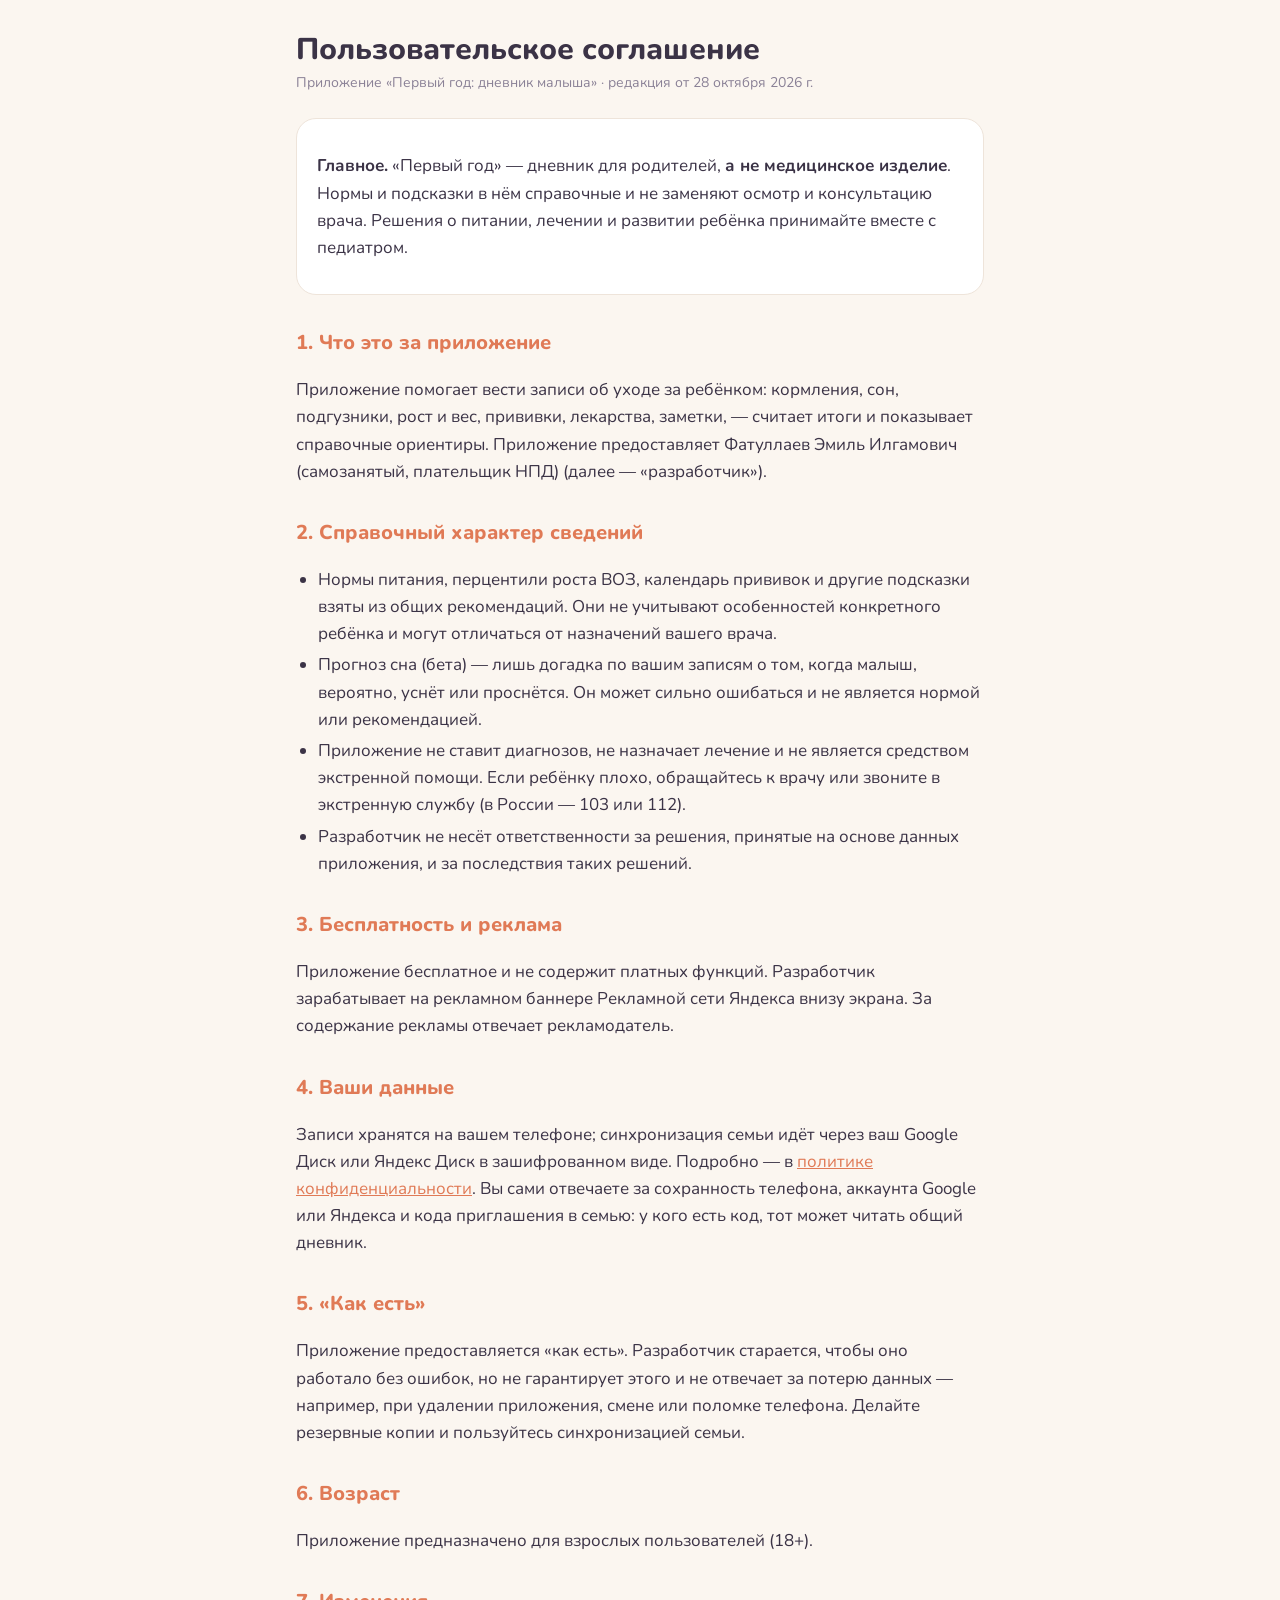
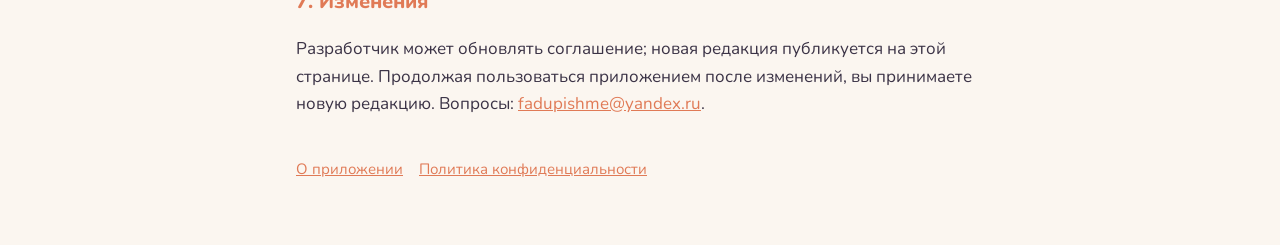
<file: terms.html>
<!doctype html>
<html lang="ru">
<head>
<meta charset="utf-8">
<meta name="viewport" content="width=device-width, initial-scale=1">
<title>Пользовательское соглашение — Первый год</title>
<link rel="preconnect" href="https://fonts.googleapis.com">
<link href="https://fonts.googleapis.com/css2?family=Nunito:wght@400;700;800&display=swap" rel="stylesheet">
<link rel="stylesheet" href="style.css">
</head>
<body>
<main>
<h1>Пользовательское соглашение</h1>
<p class="date">Приложение «Первый год: дневник малыша» · редакция от 28 октября 2026 г.</p>

<div class="card">
<p><b>Главное.</b> «Первый год» — дневник для родителей, <b>а не медицинское
изделие</b>. Нормы и подсказки в нём справочные и не заменяют осмотр
и консультацию врача. Решения о питании, лечении и развитии ребёнка
принимайте вместе с педиатром.</p>
</div>

<h2>1. Что это за приложение</h2>
<p>Приложение помогает вести записи об уходе за ребёнком: кормления, сон,
подгузники, рост и вес, прививки, лекарства, заметки, — считает итоги
и показывает справочные ориентиры. Приложение предоставляет Фатуллаев Эмиль Илгамович (самозанятый, плательщик НПД)
(далее — «разработчик»).</p>

<h2>2. Справочный характер сведений</h2>
<ul>
<li>Нормы питания, перцентили роста ВОЗ, календарь прививок и другие
подсказки взяты из общих рекомендаций. Они не учитывают
особенностей конкретного ребёнка и могут отличаться от назначений вашего
врача.</li>
<li>Прогноз сна (бета) — лишь догадка по вашим записям о том, когда малыш,
вероятно, уснёт или проснётся. Он может сильно ошибаться и не является
нормой или рекомендацией.</li>
<li>Приложение не ставит диагнозов, не назначает лечение и не является
средством экстренной помощи. Если ребёнку плохо, обращайтесь к врачу или
звоните в экстренную службу (в России — 103 или 112).</li>
<li>Разработчик не несёт ответственности за решения, принятые на основе
данных приложения, и за последствия таких решений.</li>
</ul>

<h2>3. Бесплатность и реклама</h2>
<p>Приложение бесплатное и не содержит платных функций. Разработчик
зарабатывает на рекламном баннере Рекламной сети Яндекса внизу экрана.
За содержание рекламы отвечает рекламодатель.</p>

<h2>4. Ваши данные</h2>
<p>Записи хранятся на вашем телефоне; синхронизация семьи идёт через ваш
Google Диск или Яндекс Диск в зашифрованном виде. Подробно — в
<a href="privacy.html">политике конфиденциальности</a>. Вы сами отвечаете
за сохранность телефона, аккаунта Google или Яндекса и кода приглашения в семью:
у кого есть код, тот может читать общий дневник.</p>

<h2>5. «Как есть»</h2>
<p>Приложение предоставляется «как есть». Разработчик старается, чтобы оно
работало без ошибок, но не гарантирует этого и не отвечает за потерю
данных — например, при удалении приложения, смене или поломке телефона.
Делайте резервные копии и пользуйтесь синхронизацией семьи.</p>

<h2>6. Возраст</h2>
<p>Приложение предназначено для взрослых пользователей (18+).</p>

<h2>7. Изменения</h2>
<p>Разработчик может обновлять соглашение; новая редакция публикуется на этой
странице. Продолжая пользоваться приложением после изменений, вы принимаете
новую редакцию. Вопросы: <a href="mailto:fadupishme@yandex.ru">fadupishme@yandex.ru</a>.</p>

<nav><a href="index.html">О приложении</a><a href="privacy.html">Политика конфиденциальности</a></nav>
</main>
</body>
</html>
</file>
<file: style.css>
:root {
  --bg: #fbf6f0;
  --card: #ffffff;
  --ink: #3b3346;
  --muted: #8a8196;
  --accent: #e07a56;
  --line: #eee4da;
}
@media (prefers-color-scheme: dark) {
  :root {
    --bg: #1c1a24;
    --card: #26232f;
    --ink: #efe7dd;
    --muted: #a79fb2;
    --accent: #f2a98e;
    --line: #34303e;
  }
}
* { box-sizing: border-box; }
body {
  margin: 0;
  background: var(--bg);
  color: var(--ink);
  font: 17px/1.6 "Nunito", system-ui, sans-serif;
}
main {
  max-width: 720px;
  margin: 0 auto;
  padding: 32px 16px 64px;
}
h1 { font-size: 30px; line-height: 1.2; margin: 0 0 4px; font-weight: 800; }
h2 { font-size: 20px; margin: 32px 0 8px; color: var(--accent); font-weight: 800; }
.date { color: var(--muted); font-size: 14px; margin: 0 0 24px; }
.card {
  background: var(--card);
  border-radius: 20px;
  padding: 16px 20px;
  margin: 16px 0;
  border: 1px solid var(--line);
}
a { color: var(--accent); }
ul { padding-left: 22px; }
li { margin: 4px 0; }
nav { display: flex; gap: 16px; flex-wrap: wrap; margin-top: 40px; font-size: 15px; }
.btn {
  display: inline-block; box-sizing: border-box; text-align: center;
  padding: 14px 20px; border-radius: 18px; font: inherit; font-weight: 800;
  text-decoration: none; border: 0; cursor: pointer; margin: 4px 0;
}
.btn.primary { background: var(--ink); color: var(--bg); }
.btn.secondary { background: var(--card); color: var(--ink); border: 1px solid var(--line); }
.btn-group { display: flex; gap: 12px; flex-wrap: wrap; margin: 12px 0; }
.btn-group .btn { flex: 1 1 180px; }
</file>
